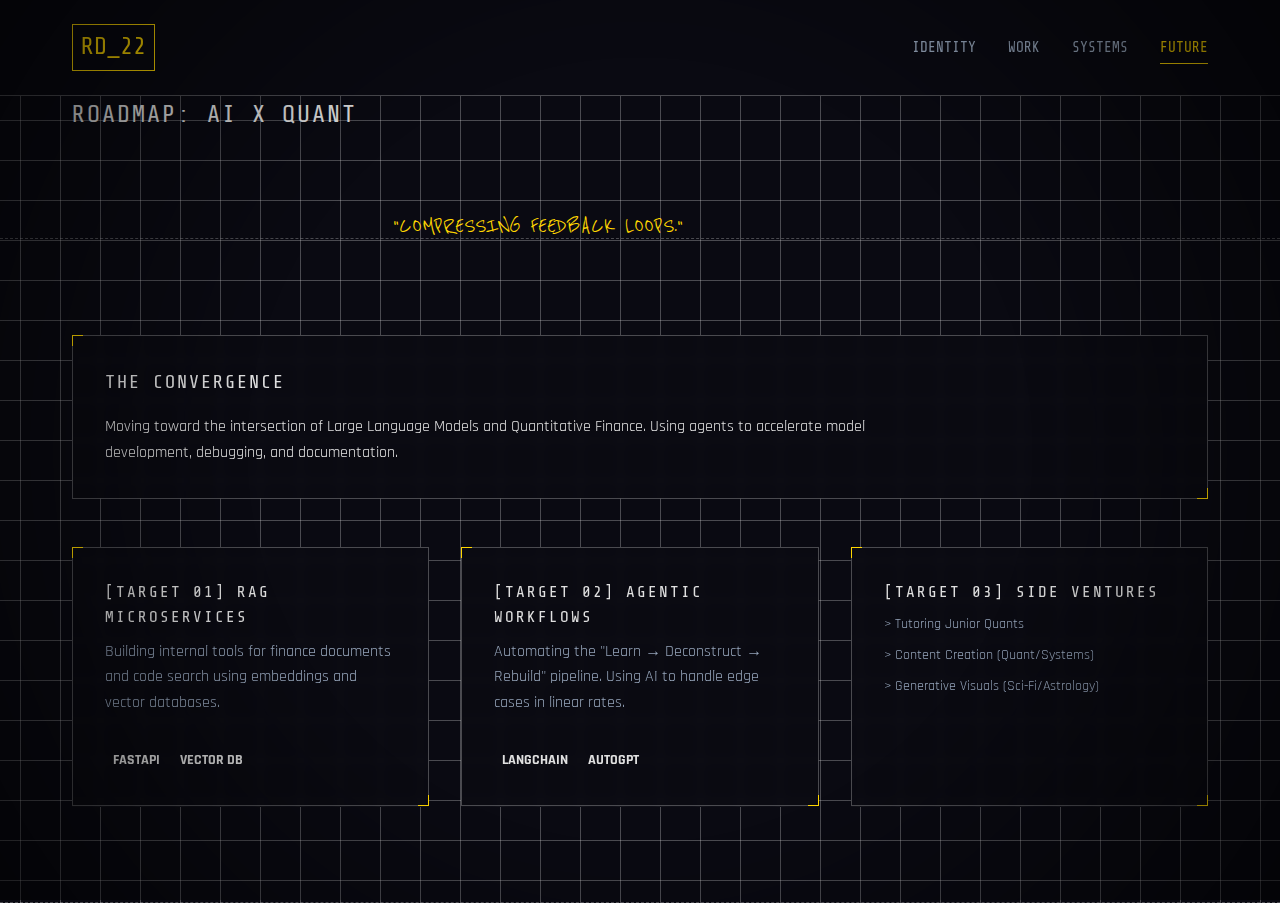
<file: future.html>
<!DOCTYPE html>
<html lang="en">

<head>
    <meta charset="UTF-8">
    <meta name="viewport" content="width=device-width, initial-scale=1.0">
    <title>RD | Future</title>
    <link rel="stylesheet" href="style.css">
    <link rel="stylesheet" href="https://cdnjs.cloudflare.com/ajax/libs/font-awesome/6.5.1/css/all.min.css">
</head>

<body>

    <nav class="navbar">
        <div class="container nav-container">
            <a href="index.html" class="logo">RD_22</a>
            <div class="nav-links">
                <a href="index.html" class="nav-link">Identity</a>
                <a href="experience.html" class="nav-link">Work</a>
                <a href="systems.html" class="nav-link">Systems</a>
                <a href="future.html" class="nav-link active">Future</a>
            </div>
        </div>
    </nav>

    <section class="page-header">
        <div class="container">
            <h2 style="border-bottom: 4px solid var(--neon-cyan); display: inline-block; padding-bottom: 0.5rem; text-shadow: 2px 2px 0px var(--neon-magenta);">
                ROADMAP: AI X QUANT</h2>
            <p class="hand-note" style="margin-left: 2rem; top: 110px;">"COMPRESSING FEEDBACK LOOPS."</p>
        </div>
    </section>

    <section class="future-content">
        <div class="container">

            <div class="blueprint-card" style="margin-bottom: 3rem;">
                <h3 style="color: var(--neon-magenta);">THE CONVERGENCE</h3>
                <p style="margin-top: 1rem; max-width: 800px;">
                    Moving toward the intersection of Large Language Models and Quantitative Finance. Using agents to
                    accelerate model development, debugging, and documentation.
                </p>
            </div>

            <div style="display: grid; grid-template-columns: repeat(auto-fit, minmax(300px, 1fr)); gap: 2rem;">

                <!-- RAG Microservices -->
                <div class="blueprint-card">
                    <h4 style="color: var(--neon-cyan);">[TARGET 01] RAG MICROSERVICES</h4>
                    <p style="color: var(--text-dim); margin-top: 0.5rem;">Building internal tools for finance documents
                        and code search using embeddings and vector databases.</p>
                    <div style="margin-top: 1rem; border-top: 2px dashed var(--border-rigid); padding-top: 1rem;">
                        <span
                            style="font-size: 0.9rem; border: 2px solid var(--neon-magenta); padding: 0.2rem 0.5rem; color: var(--neon-magenta); font-weight: bold;">FASTAPI</span>
                        <span style="font-size: 0.9rem; border: 2px solid var(--neon-magenta); padding: 0.2rem 0.5rem; color: var(--neon-magenta); font-weight: bold;">VECTOR
                            DB</span>
                    </div>
                </div>

                <!-- Agentic Workflows -->
                <div class="blueprint-card">
                    <h4 style="color: var(--neon-cyan);">[TARGET 02] AGENTIC WORKFLOWS</h4>
                    <p style="color: var(--text-dim); margin-top: 0.5rem;">Automating the "Learn → Deconstruct →
                        Rebuild" pipeline. Using AI to handle edge cases in linear rates.</p>
                    <div style="margin-top: 1rem; border-top: 2px dashed var(--border-rigid); padding-top: 1rem;">
                        <span
                            style="font-size: 0.9rem; border: 2px solid var(--neon-magenta); padding: 0.2rem 0.5rem; color: var(--neon-magenta); font-weight: bold;">LANGCHAIN</span>
                        <span
                            style="font-size: 0.9rem; border: 2px solid var(--neon-magenta); padding: 0.2rem 0.5rem; color: var(--neon-magenta); font-weight: bold;">AUTOGPT</span>
                    </div>
                </div>

                <!-- Side Projects -->
                <div class="blueprint-card">
                    <h4 style="color: var(--neon-cyan);">[TARGET 03] SIDE VENTURES</h4>
                    <ul style="list-style: none; margin-top: 0.5rem; font-size: 0.9rem; color: var(--text-dim);">
                        <li style="margin-bottom: 0.5rem;">> Tutoring Junior Quants</li>
                        <li style="margin-bottom: 0.5rem;">> Content Creation (Quant/Systems)</li>
                        <li style="margin-bottom: 0.5rem;">> Generative Visuals (Sci-Fi/Astrology)</li>
                    </ul>
                </div>

            </div>

        </div>
    </section>

    <script src="script.js"></script>
</body>

</html>
</file>
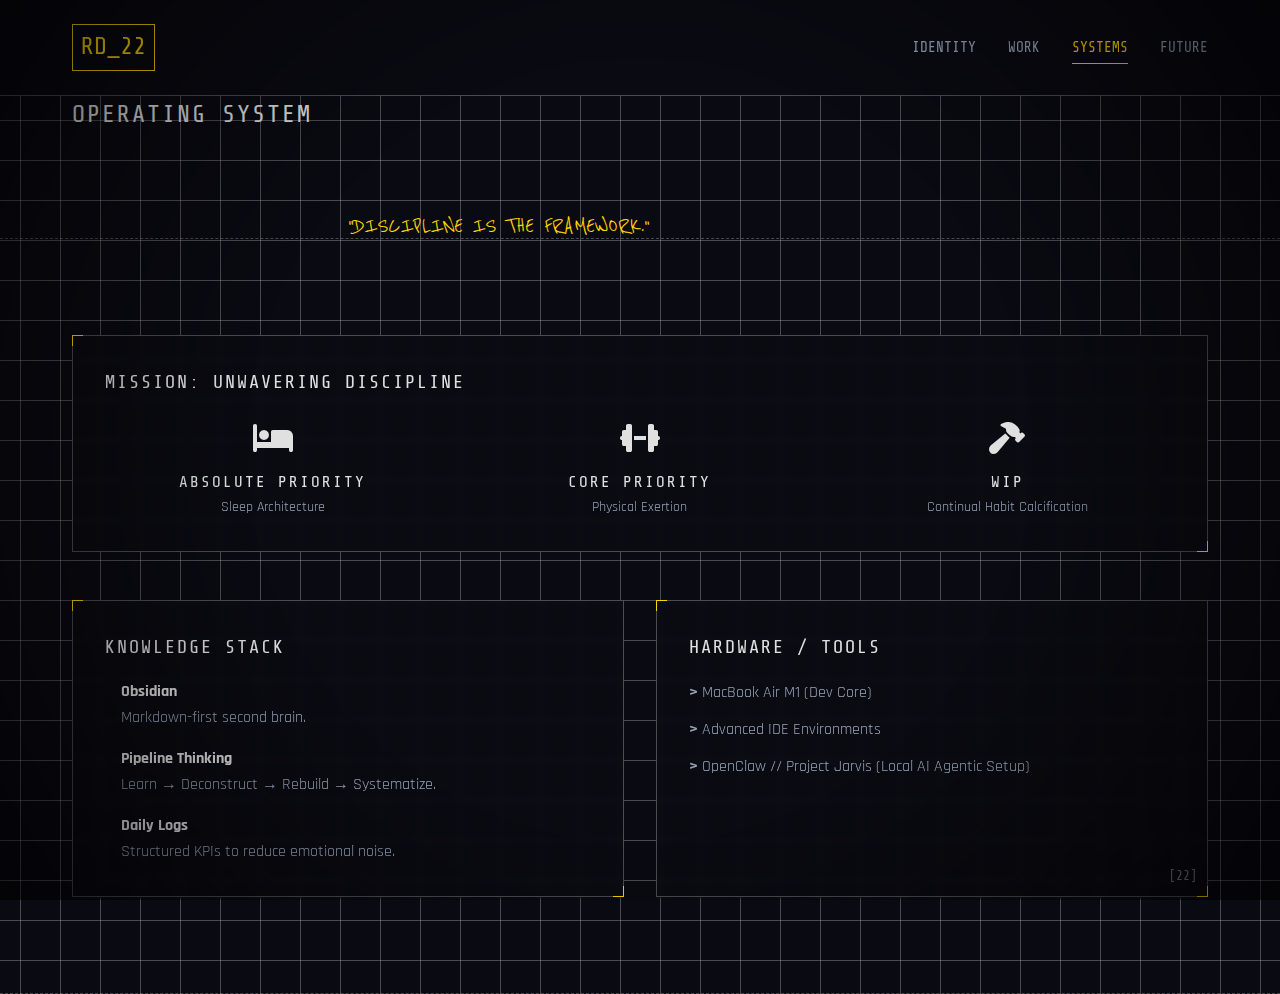
<file: systems.html>
<!DOCTYPE html>
<html lang="en">

<head>
    <meta charset="UTF-8">
    <meta name="viewport" content="width=device-width, initial-scale=1.0">
    <title>RD | Systems</title>
    <link rel="stylesheet" href="style.css">
    <link rel="stylesheet" href="https://cdnjs.cloudflare.com/ajax/libs/font-awesome/6.5.1/css/all.min.css">
</head>

<body>

    <nav class="navbar">
        <div class="container nav-container">
            <a href="index.html" class="logo">RD_22</a>
            <div class="nav-links">
                <a href="index.html" class="nav-link">Identity</a>
                <a href="experience.html" class="nav-link">Work</a>
                <a href="systems.html" class="nav-link active">Systems</a>
                <a href="future.html" class="nav-link">Future</a>
            </div>
        </div>
    </nav>

    <section class="page-header">
        <div class="container">
            <h2 style="border-bottom: 4px solid var(--neon-cyan); display: inline-block; padding-bottom: 0.5rem; text-shadow: 2px 2px 0px var(--neon-magenta);">
                OPERATING SYSTEM</h2>
            <p class="hand-note" style="margin-left: 2rem; top: 110px;">"DISCIPLINE IS THE FRAMEWORK."</p>
        </div>
    </section>

    <section class="systems-content">
        <div class="container">

            <!-- Mission -->
            <div class="blueprint-card" style="margin-bottom: 3rem; border-color: var(--neon-magenta);">
                <h3 style="color: var(--neon-magenta);">MISSION: UNWAVERING DISCIPLINE</h3>
                <div
                    style="display: grid; grid-template-columns: repeat(auto-fit, minmax(200px, 1fr)); gap: 2rem; margin-top: 1.5rem;">
                    <div style="text-align: center;">
                        <i class="fas fa-bed fa-2x" style="color: var(--text-main); margin-bottom: 1rem;"></i>
                        <h4 style="color: var(--neon-cyan);">Absolute Priority</h4>
                        <p style="font-size: 0.9rem; color: var(--text-dim);">Sleep Architecture</p>
                    </div>
                    <div style="text-align: center;">
                        <i class="fas fa-dumbbell fa-2x" style="color: var(--text-main); margin-bottom: 1rem;"></i>
                        <h4 style="color: var(--neon-cyan);">Core Priority</h4>
                        <p style="font-size: 0.9rem; color: var(--text-dim);">Physical Exertion</p>
                    </div>
                    <div style="text-align: center;">
                        <i class="fas fa-hammer fa-2x" style="color: var(--text-main); margin-bottom: 1rem;"></i>
                        <h4 style="color: var(--neon-cyan);">WIP</h4>
                        <p style="font-size: 0.9rem; color: var(--text-dim);">Continual Habit Calcification</p>
                    </div>
                </div>
            </div>

            <!-- Knowledge Management -->
            <div style="display: grid; grid-template-columns: 1fr 1fr; gap: 2rem;">
                <div class="blueprint-card">
                    <h3 style="color: var(--neon-cyan);">KNOWLEDGE STACK</h3>
                    <ul
                        style="list-style: none; margin-top: 1rem; padding-left: 1rem; border-left: 4px solid var(--neon-cyan);">
                        <li style="margin-bottom: 1rem;">
                            <strong>Obsidian</strong><br>
                            <span style="color: var(--text-dim);">Markdown-first second brain.</span>
                        </li>
                        <li style="margin-bottom: 1rem;">
                            <strong>Pipeline Thinking</strong><br>
                            <span style="color: var(--text-dim);">Learn → Deconstruct → Rebuild → Systematize.</span>
                        </li>
                        <li>
                            <strong>Daily Logs</strong><br>
                            <span style="color: var(--text-dim);">Structured KPIs to reduce emotional noise.</span>
                        </li>
                    </ul>
                </div>

                <div class="blueprint-card">
                    <h3 style="color: var(--neon-cyan);">HARDWARE / TOOLS</h3>
                    <ul style="list-style: none; margin-top: 1rem; font-size: 1rem; color: var(--text-dim); line-height: 1.8;">
                        <li style="margin-bottom: 0.5rem;"><strong style="color: var(--neon-magenta);">></strong> MacBook Air M1 (Dev Core)</li>
                        <li style="margin-bottom: 0.5rem;"><strong style="color: var(--neon-magenta);">></strong> Advanced IDE Environments</li>
                        <li style="margin-bottom: 0.5rem;"><strong style="color: var(--neon-magenta);">></strong> OpenClaw // Project Jarvis (Local AI Agentic Setup)</li>
                    </ul>
                    <span style="position: absolute; bottom: 10px; right: 10px; font-family: var(--font-tech); font-size: 0.8rem; color: var(--border-rigid); opacity: 0.5;">[22]</span>
                </div>
            </div>

        </div>
    </section>

    <script src="script.js"></script>
</body>

</html>
</file>
<file: style.css>
/* 
 * Da Vinci Hardware Theme
 * Style: Dark Technical Blueprint + Hand-drawn Geometry
 */

@import url('https://fonts.googleapis.com/css2?family=Share+Tech+Mono&family=Rajdhani:wght@300;500;600;700&family=Reenie+Beanie&display=swap');

:root {
    /* Blueprint Colors */
    --bg-dark: #0a0a12;
    --bg-grid: #151520;
    --blueprint-blue: #1a2332;

    /* Line Colors */
    --line-primary: #e0e0e0;
    /* Chalk White */
    --line-dim: rgba(224, 224, 224, 0.3);
    --line-gold: #ffd700;
    /* Master Builder Gold */
    --line-accent: #64ffda;
    /* Tech Cyan */

    /* Text Colors */
    --text-main: #e0e0e0;
    --text-dim: #94a3b8;
    --text-gold: #ffd700;

    /* Fonts */
    --font-tech: 'Share Tech Mono', monospace;
    --font-body: 'Rajdhani', sans-serif;
    --font-hand: 'Reenie Beanie', cursive;

    /* Dimensions */
    --grid-size: 40px;
}

/* Reset & Base */
* {
    margin: 0;
    padding: 0;
    box-sizing: border-box;
}

body {
    font-family: var(--font-body);
    background-color: var(--bg-dark);
    color: var(--text-main);
    line-height: 1.6;
    overflow-x: hidden;
    min-height: 100vh;
    /* Grid background is now handled by Three.js or can remain as fallback */
    background-image:
        linear-gradient(var(--line-dim) 1px, transparent 1px),
        linear-gradient(90deg, var(--line-dim) 1px, transparent 1px);
    background-size: var(--grid-size) var(--grid-size);
    background-position: center top;
}

/* 3D Canvas Container */
#canvas-container {
    position: fixed;
    top: 0;
    left: 0;
    width: 100%;
    height: 100%;
    z-index: -1;
    pointer-events: none;
}

/* Technical Overlay (Vignette + Scanlines) */
body::after {
    content: "";
    position: fixed;
    top: 0;
    left: 0;
    width: 100%;
    height: 100%;
    background: radial-gradient(circle at center, transparent 50%, rgba(0, 0, 0, 0.6) 100%);
    pointer-events: none;
    z-index: 9998;
    /* Below Terminal */
}

h1,
h2,
h3,
h4,
h5,
h6 {
    font-family: var(--font-tech);
    text-transform: uppercase;
    letter-spacing: 2px;
    font-weight: 400;
}

a {
    text-decoration: none;
    color: inherit;
    transition: 0.3s ease;
}

/* Layout */
.container {
    max-width: 1200px;
    margin: 0 auto;
    padding: 0 2rem;
    position: relative;
}

section {
    padding: 6rem 0;
    position: relative;
    border-bottom: 1px dashed var(--line-dim);
}

/* Components: Blueprint Card */
.blueprint-card {
    background: rgba(10, 10, 18, 0.8);
    border: 1px solid var(--line-dim);
    padding: 2rem;
    position: relative;
    transition: 0.3s ease;
    backdrop-filter: blur(5px);
}

/* Technical Corners */
.blueprint-card::before,
.blueprint-card::after,
.tech-border::before,
.tech-border::after {
    content: "";
    position: absolute;
    width: 10px;
    height: 10px;
    border: 1px solid var(--line-gold);
    transition: 0.3s ease;
}

.blueprint-card::before {
    top: -1px;
    left: -1px;
    border-right: none;
    border-bottom: none;
}

.blueprint-card::after {
    bottom: -1px;
    right: -1px;
    border-left: none;
    border-top: none;
}

.blueprint-card:hover {
    border-color: var(--line-gold);
    box-shadow: 0 0 15px rgba(255, 215, 0, 0.1);
    transform: translateY(-2px);
}

/* Handwritten Notes */
.hand-note {
    font-family: var(--font-hand);
    color: var(--text-gold);
    font-size: 1.5rem;
    transform: rotate(-2deg);
    display: inline-block;
    position: relative;
}

.hand-arrow::after {
    content: "→";
    font-family: var(--font-hand);
    margin-left: 0.5rem;
}

/* Buttons */
.btn {
    display: inline-flex;
    align-items: center;
    justify-content: center;
    padding: 0.8rem 2rem;
    font-family: var(--font-tech);
    font-size: 0.9rem;
    text-transform: uppercase;
    letter-spacing: 1px;
    cursor: pointer;
    position: relative;
    background: transparent;
    border: 1px solid var(--line-primary);
    color: var(--line-primary);
    overflow: hidden;
    transition: 0.3s ease;
}

.btn::before {
    content: "";
    position: absolute;
    top: 0;
    left: -100%;
    width: 100%;
    height: 100%;
    background: var(--line-primary);
    transition: 0.3s ease;
    z-index: -1;
}

.btn:hover {
    color: var(--bg-dark);
}

.btn:hover::before {
    left: 0;
}

.btn-gold {
    border-color: var(--line-gold);
    color: var(--line-gold);
}

.btn-gold::before {
    background: var(--line-gold);
}

/* Navigation */
.navbar {
    position: fixed;
    top: 0;
    left: 0;
    width: 100%;
    z-index: 1000;
    padding: 1.5rem 0;
    background: rgba(10, 10, 18, 0.9);
    border-bottom: 1px solid var(--line-dim);
    backdrop-filter: blur(10px);
}

.nav-container {
    display: flex;
    justify-content: space-between;
    align-items: center;
}

.logo {
    font-family: var(--font-tech);
    font-size: 1.5rem;
    color: var(--line-gold);
    border: 1px solid var(--line-gold);
    padding: 0.2rem 0.5rem;
}

.nav-links {
    display: flex;
    gap: 2rem;
}

.nav-link {
    font-family: var(--font-tech);
    font-size: 0.9rem;
    text-transform: uppercase;
    color: var(--text-dim);
    position: relative;
}

.nav-link:hover,
.nav-link.active {
    color: var(--line-gold);
}

.nav-link::after {
    content: "";
    position: absolute;
    bottom: -5px;
    left: 0;
    width: 0;
    height: 1px;
    background: var(--line-gold);
    transition: 0.3s ease;
}

.nav-link:hover::after,
.nav-link.active::after {
    width: 100%;
}

/* Hero Section */
.hero {
    min-height: 100vh;
    display: flex;
    align-items: center;
    justify-content: center;
    text-align: center;
    padding-top: 80px;
}

.hero-content h1 {
    font-size: 3.5rem;
    margin-bottom: 1rem;
    color: var(--text-main);
}

.hero-subtitle {
    font-family: var(--font-tech);
    color: var(--line-gold);
    font-size: 1.2rem;
    margin-bottom: 2rem;
    display: block;
}

/* Terminal Overlay */
#terminal-overlay {
    position: fixed;
    top: 0;
    left: 0;
    width: 100%;
    height: 100%;
    background: rgba(0, 10, 0, 0.95);
    z-index: 10000;
    display: none;
    /* Hidden by default */
    align-items: center;
    justify-content: center;
    font-family: 'Courier New', monospace;
}

#terminal-overlay.active {
    display: flex;
}

.terminal-content {
    width: 80%;
    height: 80%;
    border: 2px solid #0f0;
    padding: 2rem;
    color: #0f0;
    overflow-y: auto;
    box-shadow: 0 0 20px rgba(0, 255, 0, 0.2);
    background: rgba(0, 0, 0, 0.9);
    position: relative;
}

.terminal-header {
    border-bottom: 1px dashed #0f0;
    padding-bottom: 1rem;
    margin-bottom: 1rem;
    display: flex;
    justify-content: space-between;
}

.terminal-close {
    cursor: pointer;
}

.terminal-close:hover {
    color: white;
}

#terminal-output {
    margin-bottom: 1rem;
    white-space: pre-wrap;
}

.terminal-input-line {
    display: flex;
    align-items: center;
}

.prompt {
    margin-right: 10px;
    color: #0f0;
}

#terminal-input {
    background: transparent;
    border: none;
    color: #0f0;
    font-family: 'Courier New', monospace;
    font-size: 1rem;
    flex-grow: 1;
    outline: none;
}

/* Responsive */
@media (max-width: 768px) {
    .hero-content h1 {
        font-size: 2.5rem;
    }

    .nav-links {
        display: none;
        /* Need mobile menu */
    }
}
</file>
